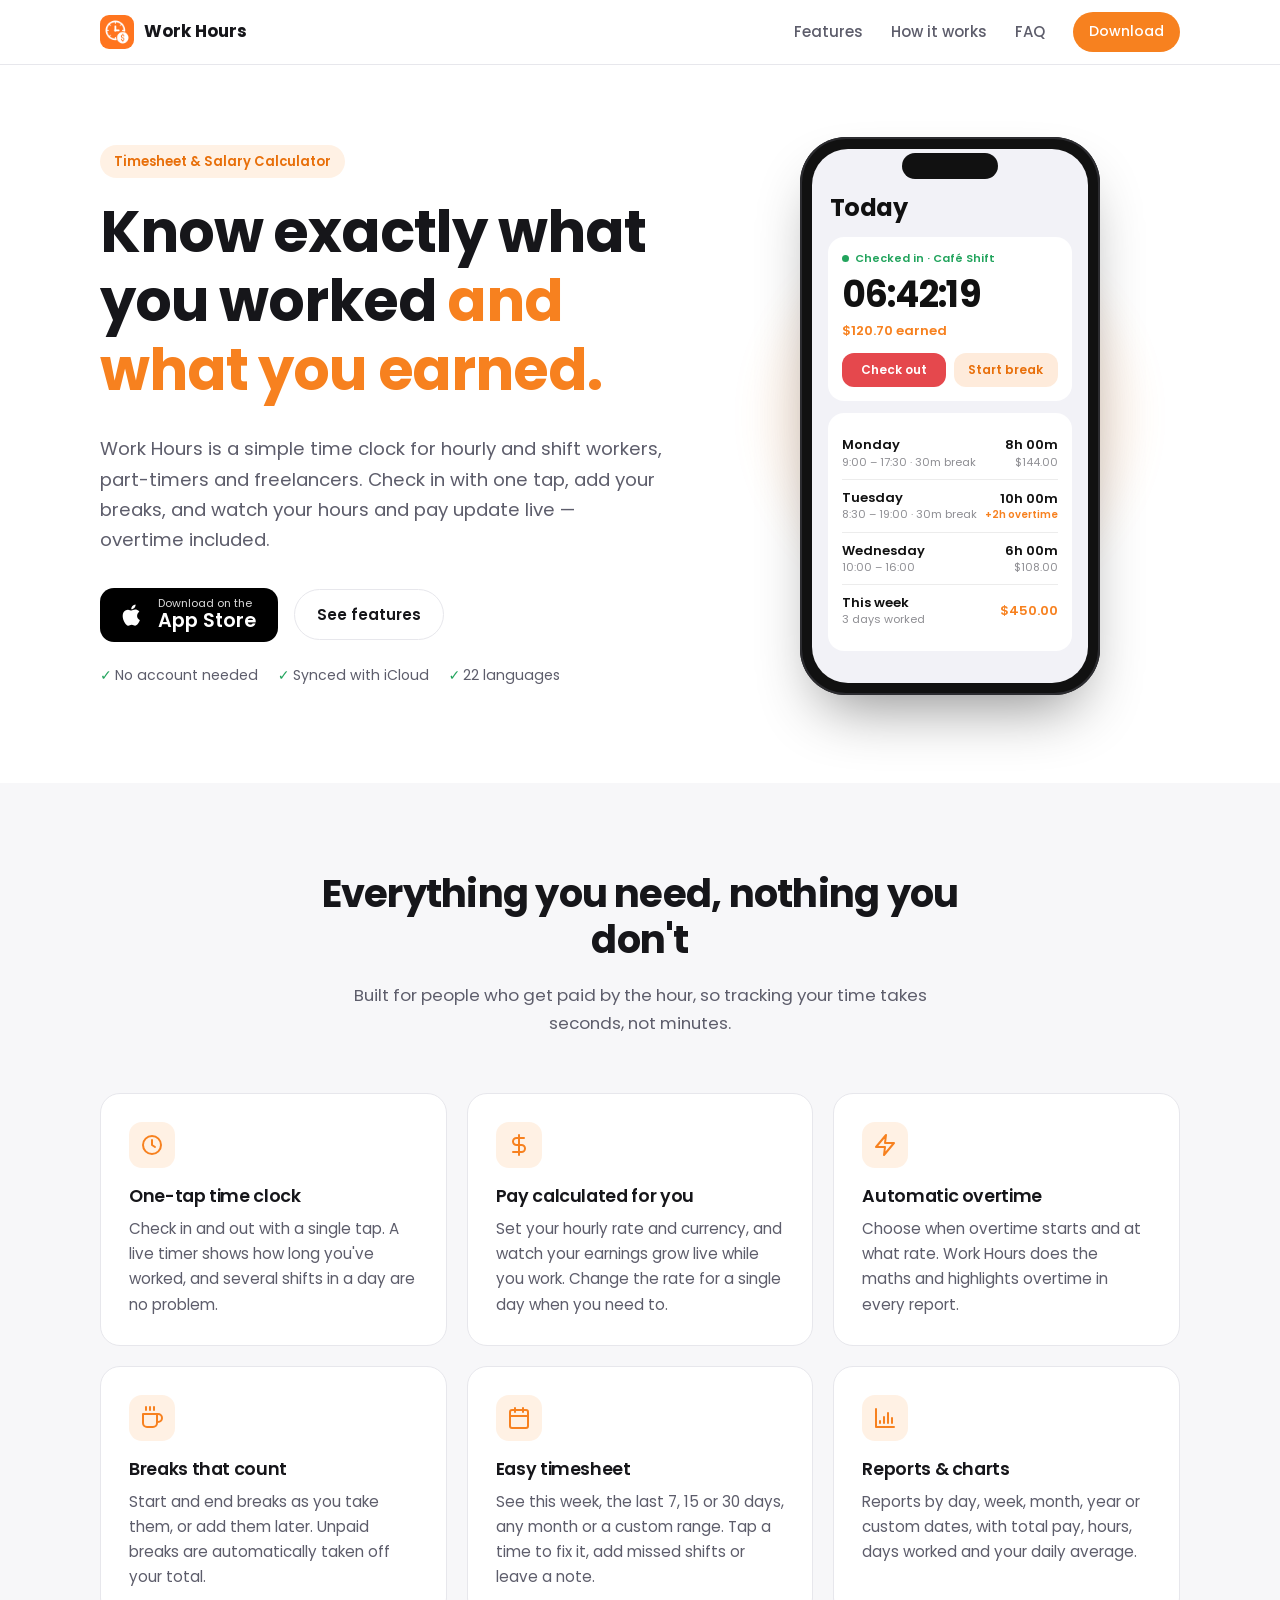
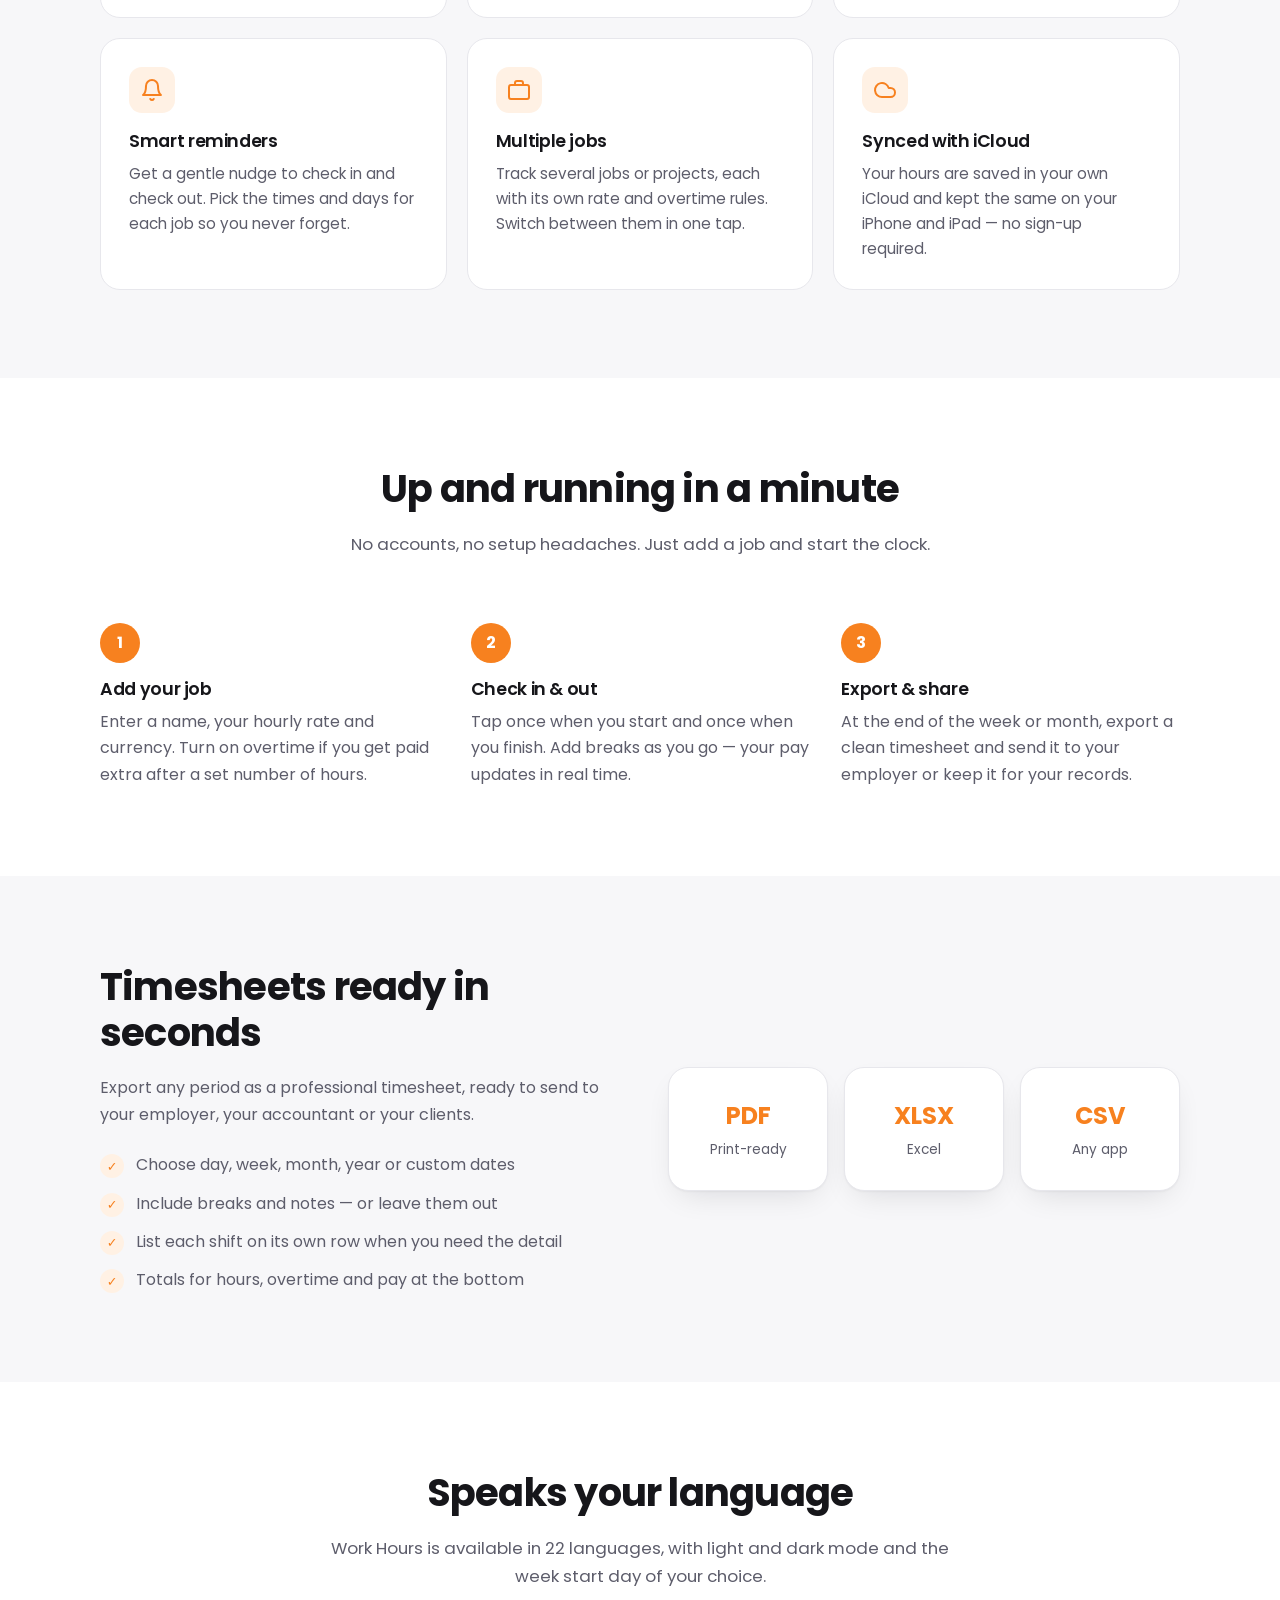
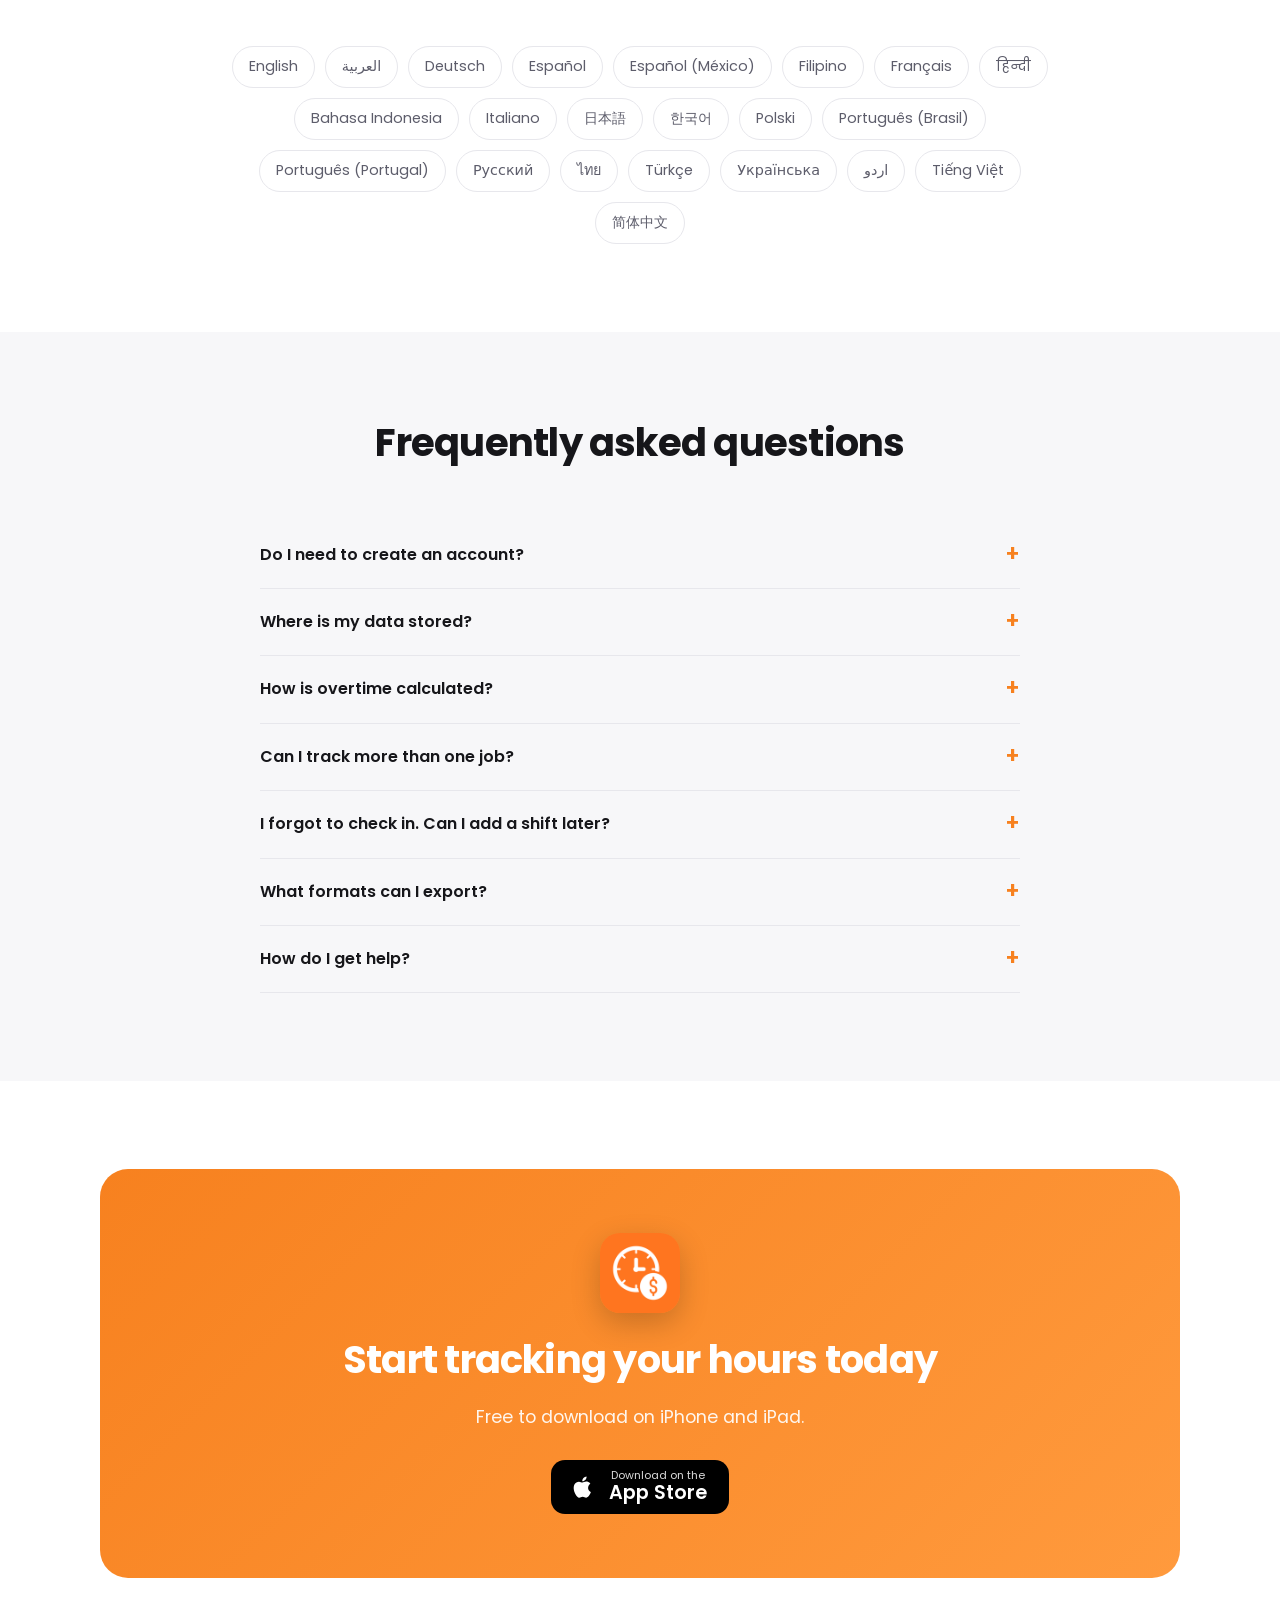
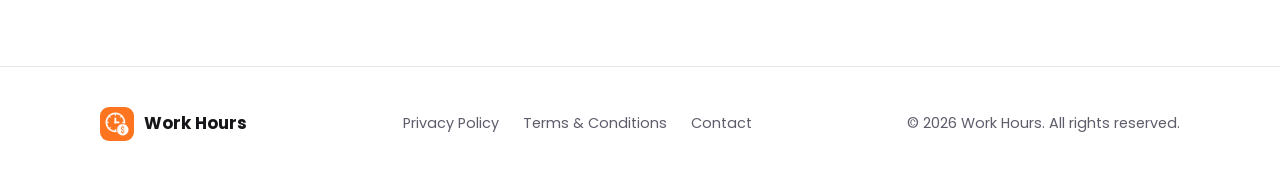
<file: index.html>
<!doctype html>
<html lang="en">
<head>
  <meta charset="utf-8">
  <meta name="viewport" content="width=device-width, initial-scale=1">
  <title>Work Hours – Paid Time Tracker for iPhone &amp; iPad</title>
  <meta name="description" content="Work Hours is a simple time clock and timesheet for hourly and shift workers. Check in with one tap, track breaks and overtime, see your pay live and export timesheets to PDF, Excel or CSV.">
  <meta name="theme-color" content="#f7811f">
  <meta property="og:title" content="Work Hours – Paid Time Tracker">
  <meta property="og:description" content="Check in with one tap, watch your pay grow live and let overtime calculate itself.">
  <meta property="og:image" content="assets/icon-1024.png">
  <meta property="og:type" content="website">
  <link rel="icon" type="image/png" href="assets/favicon.png">
  <link rel="apple-touch-icon" href="assets/apple-touch-icon.png">
  <link rel="preconnect" href="https://fonts.googleapis.com">
  <link rel="preconnect" href="https://fonts.gstatic.com" crossorigin>
  <link href="https://fonts.googleapis.com/css2?family=Poppins:wght@400;500;600;700&display=swap" rel="stylesheet">
  <link rel="stylesheet" href="style.css">
</head>
<body>

<header class="site-header">
  <div class="container nav">
    <a class="brand" href="index.html"><img src="assets/icon.png" alt="">Work Hours</a>
    <nav class="nav-links">
      <a href="#features">Features</a>
      <a href="#how">How it works</a>
      <a href="#faq">FAQ</a>
      <a class="btn btn-sm" href="https://apps.apple.com/app/id6833078923">Download</a>
    </nav>
  </div>
</header>

<main>
  <!-- Hero -->
  <section class="hero">
    <div class="container hero-grid">
      <div>
        <div class="eyebrow">Timesheet &amp; Salary Calculator</div>
        <h1>Know exactly what you worked <span>and what you earned.</span></h1>
        <p class="lead">Work Hours is a simple time clock for hourly and shift workers, part-timers and freelancers. Check in with one tap, add your breaks, and watch your hours and pay update live — overtime included.</p>
        <div class="hero-cta">
          <a class="appstore" href="https://apps.apple.com/app/id6833078923" aria-label="Download on the App Store">
            <svg viewBox="0 0 24 24" aria-hidden="true"><path d="M16.37 12.62c-.02-2.3 1.88-3.4 1.96-3.46-1.07-1.56-2.73-1.77-3.32-1.8-1.41-.14-2.76.83-3.47.83-.72 0-1.82-.81-3-.79-1.54.02-2.96.9-3.76 2.28-1.6 2.78-.41 6.9 1.15 9.16.76 1.1 1.67 2.34 2.86 2.3 1.15-.05 1.58-.74 2.97-.74 1.38 0 1.77.74 2.98.72 1.23-.02 2.01-1.12 2.76-2.23.87-1.28 1.23-2.52 1.25-2.58-.03-.01-2.4-.92-2.42-3.65zM14.1 5.86c.63-.77 1.06-1.83.94-2.89-.91.04-2.02.61-2.67 1.37-.58.67-1.1 1.76-.96 2.8 1.02.08 2.05-.52 2.69-1.28z"/></svg>
            <span><small>Download on the</small><strong>App Store</strong></span>
          </a>
          <a class="btn btn-ghost" href="#features">See features</a>
        </div>
        <div class="hero-note"><span>No account needed</span><span>Synced with iCloud</span><span>22 languages</span></div>
      </div>

      <div class="phone-wrap" aria-hidden="true">
        <div class="phone">
          <div class="screen">
            <div class="notch"></div>
            <div class="screen-body">
              <div class="screen-title">Today</div>
              <div class="card">
                <div class="status">Checked in · Café Shift</div>
                <div class="timer" id="timer">06:42:18</div>
                <div class="pay" id="pay">$121.03 earned</div>
                <div class="mock-btns"><span class="out">Check out</span><span class="brk">Start break</span></div>
              </div>
              <div class="card">
                <div class="row"><div><b>Monday</b><div class="sub">9:00 – 17:30 · 30m break</div></div><div class="amt"><b>8h 00m</b><div class="sub">$144.00</div></div></div>
                <div class="row"><div><b>Tuesday</b><div class="sub">8:30 – 19:00 · 30m break</div></div><div class="amt"><b>10h 00m</b><div class="ot">+2h overtime</div></div></div>
                <div class="row"><div><b>Wednesday</b><div class="sub">10:00 – 16:00</div></div><div class="amt"><b>6h 00m</b><div class="sub">$108.00</div></div></div>
                <div class="row"><div><b>This week</b><div class="sub">3 days worked</div></div><div class="amt"><b class="pay">$450.00</b></div></div>
              </div>
            </div>
          </div>
        </div>
      </div>
    </div>
  </section>

  <!-- Features -->
  <section id="features" class="section-alt">
    <div class="container">
      <div class="section-head">
        <h2>Everything you need, nothing you don't</h2>
        <p>Built for people who get paid by the hour, so tracking your time takes seconds, not minutes.</p>
      </div>
      <div class="features">
        <div class="feature">
          <div class="icon"><svg viewBox="0 0 24 24"><circle cx="12" cy="12" r="9"/><path d="M12 7v5l3 2"/></svg></div>
          <h3>One-tap time clock</h3>
          <p>Check in and out with a single tap. A live timer shows how long you've worked, and several shifts in a day are no problem.</p>
        </div>
        <div class="feature">
          <div class="icon"><svg viewBox="0 0 24 24"><path d="M12 2v20M17 5H9.5a3.5 3.5 0 0 0 0 7h5a3.5 3.5 0 0 1 0 7H6"/></svg></div>
          <h3>Pay calculated for you</h3>
          <p>Set your hourly rate and currency, and watch your earnings grow live while you work. Change the rate for a single day when you need to.</p>
        </div>
        <div class="feature">
          <div class="icon"><svg viewBox="0 0 24 24"><path d="M13 2 3 14h9l-1 8 10-12h-9l1-8z"/></svg></div>
          <h3>Automatic overtime</h3>
          <p>Choose when overtime starts and at what rate. Work Hours does the maths and highlights overtime in every report.</p>
        </div>
        <div class="feature">
          <div class="icon"><svg viewBox="0 0 24 24"><path d="M17 8h1a4 4 0 0 1 0 8h-1M3 8h14v9a4 4 0 0 1-4 4H7a4 4 0 0 1-4-4V8zM6 1v3M10 1v3M14 1v3"/></svg></div>
          <h3>Breaks that count</h3>
          <p>Start and end breaks as you take them, or add them later. Unpaid breaks are automatically taken off your total.</p>
        </div>
        <div class="feature">
          <div class="icon"><svg viewBox="0 0 24 24"><rect x="3" y="4" width="18" height="18" rx="2"/><path d="M16 2v4M8 2v4M3 10h18"/></svg></div>
          <h3>Easy timesheet</h3>
          <p>See this week, the last 7, 15 or 30 days, any month or a custom range. Tap a time to fix it, add missed shifts or leave a note.</p>
        </div>
        <div class="feature">
          <div class="icon"><svg viewBox="0 0 24 24"><path d="M3 3v18h18"/><path d="M7 15v2M11 11v6M15 7v10M19 12v5"/></svg></div>
          <h3>Reports &amp; charts</h3>
          <p>Reports by day, week, month, year or custom dates, with total pay, hours, days worked and your daily average.</p>
        </div>
        <div class="feature">
          <div class="icon"><svg viewBox="0 0 24 24"><path d="M6 8a6 6 0 0 1 12 0c0 7 3 9 3 9H3s3-2 3-9M10.3 21a1.94 1.94 0 0 0 3.4 0"/></svg></div>
          <h3>Smart reminders</h3>
          <p>Get a gentle nudge to check in and check out. Pick the times and days for each job so you never forget.</p>
        </div>
        <div class="feature">
          <div class="icon"><svg viewBox="0 0 24 24"><rect x="2" y="7" width="20" height="14" rx="2"/><path d="M16 7V5a2 2 0 0 0-2-2h-4a2 2 0 0 0-2 2v2"/></svg></div>
          <h3>Multiple jobs</h3>
          <p>Track several jobs or projects, each with its own rate and overtime rules. Switch between them in one tap.</p>
        </div>
        <div class="feature">
          <div class="icon"><svg viewBox="0 0 24 24"><path d="M17.5 19H9a7 7 0 1 1 6.71-9h1.79a4.5 4.5 0 1 1 0 9z"/></svg></div>
          <h3>Synced with iCloud</h3>
          <p>Your hours are saved in your own iCloud and kept the same on your iPhone and iPad — no sign-up required.</p>
        </div>
      </div>
    </div>
  </section>

  <!-- How it works -->
  <section id="how">
    <div class="container">
      <div class="section-head">
        <h2>Up and running in a minute</h2>
        <p>No accounts, no setup headaches. Just add a job and start the clock.</p>
      </div>
      <div class="steps">
        <div class="step">
          <h3>Add your job</h3>
          <p>Enter a name, your hourly rate and currency. Turn on overtime if you get paid extra after a set number of hours.</p>
        </div>
        <div class="step">
          <h3>Check in &amp; out</h3>
          <p>Tap once when you start and once when you finish. Add breaks as you go — your pay updates in real time.</p>
        </div>
        <div class="step">
          <h3>Export &amp; share</h3>
          <p>At the end of the week or month, export a clean timesheet and send it to your employer or keep it for your records.</p>
        </div>
      </div>
    </div>
  </section>

  <!-- Export -->
  <section class="section-alt">
    <div class="container split">
      <div>
        <h2>Timesheets ready in seconds</h2>
        <p style="color: var(--muted)">Export any period as a professional timesheet, ready to send to your employer, your accountant or your clients.</p>
        <ul class="checklist">
          <li>Choose day, week, month, year or custom dates</li>
          <li>Include breaks and notes — or leave them out</li>
          <li>List each shift on its own row when you need the detail</li>
          <li>Totals for hours, overtime and pay at the bottom</li>
        </ul>
      </div>
      <div class="formats">
        <div class="format"><b>PDF</b><span>Print-ready</span></div>
        <div class="format"><b>XLSX</b><span>Excel</span></div>
        <div class="format"><b>CSV</b><span>Any app</span></div>
      </div>
    </div>
  </section>

  <!-- Languages -->
  <section>
    <div class="container">
      <div class="section-head">
        <h2>Speaks your language</h2>
        <p>Work Hours is available in 22 languages, with light and dark mode and the week start day of your choice.</p>
      </div>
      <div class="langs">
        <span>English</span><span>العربية</span><span>Deutsch</span><span>Español</span><span>Español (México)</span>
        <span>Filipino</span><span>Français</span><span>हिन्दी</span><span>Bahasa Indonesia</span><span>Italiano</span>
        <span>日本語</span><span>한국어</span><span>Polski</span><span>Português (Brasil)</span><span>Português (Portugal)</span>
        <span>Русский</span><span>ไทย</span><span>Türkçe</span><span>Українська</span><span>اردو</span><span>Tiếng Việt</span><span>简体中文</span>
      </div>
    </div>
  </section>

  <!-- FAQ -->
  <section id="faq" class="section-alt">
    <div class="container">
      <div class="section-head">
        <h2>Frequently asked questions</h2>
      </div>
      <div class="faq">
        <details>
          <summary>Do I need to create an account?</summary>
          <p>No. Work Hours works straight away without any sign-up. Your hours are stored on your device and synced through your own iCloud account.</p>
        </details>
        <details>
          <summary>Where is my data stored?</summary>
          <p>Your jobs, shifts, breaks and notes are saved on your device and in your personal iCloud, so they stay in sync between your iPhone and iPad. We don't keep a copy of your timesheets on our servers.</p>
        </details>
        <details>
          <summary>How is overtime calculated?</summary>
          <p>For each job you choose how many hours a day are paid at your normal rate. Any time worked beyond that is paid at the overtime rate you set, and it's shown separately in your timesheet and reports.</p>
        </details>
        <details>
          <summary>Can I track more than one job?</summary>
          <p>Yes. Add as many jobs or projects as you like, each with its own hourly rate, currency and overtime rules, and switch between them in one tap.</p>
        </details>
        <details>
          <summary>I forgot to check in. Can I add a shift later?</summary>
          <p>Of course. Open any day to add a shift or break, or tap an existing time to correct it. Your hours and pay are recalculated instantly.</p>
        </details>
        <details>
          <summary>What formats can I export?</summary>
          <p>You can export timesheets as PDF, Excel (XLSX) or CSV, and choose whether to include breaks, notes and individual shift rows.</p>
        </details>
        <details>
          <summary>How do I get help?</summary>
          <p>Email us at <a href="mailto:support@replykitapp.com?subject=Work%20Hours%20support">support@replykitapp.com</a> or use Contact Us in the app's Settings. We're happy to help.</p>
        </details>
      </div>
    </div>
  </section>

  <!-- CTA -->
  <section>
    <div class="container">
      <div class="cta">
        <img src="assets/icon.png" alt="Work Hours app icon">
        <h2>Start tracking your hours today</h2>
        <p>Free to download on iPhone and iPad.</p>
        <a class="appstore" href="https://apps.apple.com/app/id6833078923" aria-label="Download on the App Store">
          <svg viewBox="0 0 24 24" aria-hidden="true"><path d="M16.37 12.62c-.02-2.3 1.88-3.4 1.96-3.46-1.07-1.56-2.73-1.77-3.32-1.8-1.41-.14-2.76.83-3.47.83-.72 0-1.82-.81-3-.79-1.54.02-2.96.9-3.76 2.28-1.6 2.78-.41 6.9 1.15 9.16.76 1.1 1.67 2.34 2.86 2.3 1.15-.05 1.58-.74 2.97-.74 1.38 0 1.77.74 2.98.72 1.23-.02 2.01-1.12 2.76-2.23.87-1.28 1.23-2.52 1.25-2.58-.03-.01-2.4-.92-2.42-3.65zM14.1 5.86c.63-.77 1.06-1.83.94-2.89-.91.04-2.02.61-2.67 1.37-.58.67-1.1 1.76-.96 2.8 1.02.08 2.05-.52 2.69-1.28z"/></svg>
          <span><small>Download on the</small><strong>App Store</strong></span>
        </a>
      </div>
    </div>
  </section>
</main>

<footer class="site-footer">
  <div class="container footer-grid">
    <a class="brand" href="index.html"><img src="assets/icon.png" alt="">Work Hours</a>
    <nav class="footer-links">
      <a href="privacy.html">Privacy Policy</a>
      <a href="terms.html">Terms &amp; Conditions</a>
      <a href="mailto:support@replykitapp.com?subject=Work%20Hours%20support">Contact</a>
    </nav>
    <div>© <span class="year">2026</span> Work Hours. All rights reserved.</div>
  </div>
</footer>

<script>
  // Live timer and pay in the phone mockup
  (function () {
    var start = Date.now() - (6 * 3600 + 42 * 60 + 18) * 1000;
    var rate = 18;
    var timer = document.getElementById('timer');
    var pay = document.getElementById('pay');
    function pad(n) { return String(n).padStart(2, '0'); }
    function tick() {
      var s = Math.floor((Date.now() - start) / 1000);
      timer.textContent = pad(Math.floor(s / 3600)) + ':' + pad(Math.floor(s / 60) % 60) + ':' + pad(s % 60);
      pay.textContent = '$' + (s / 3600 * rate).toFixed(2) + ' earned';
    }
    tick();
    setInterval(tick, 1000);
    document.querySelectorAll('.year').forEach(function (el) { el.textContent = new Date().getFullYear(); });
  })();
</script>
</body>
</html>
</file>
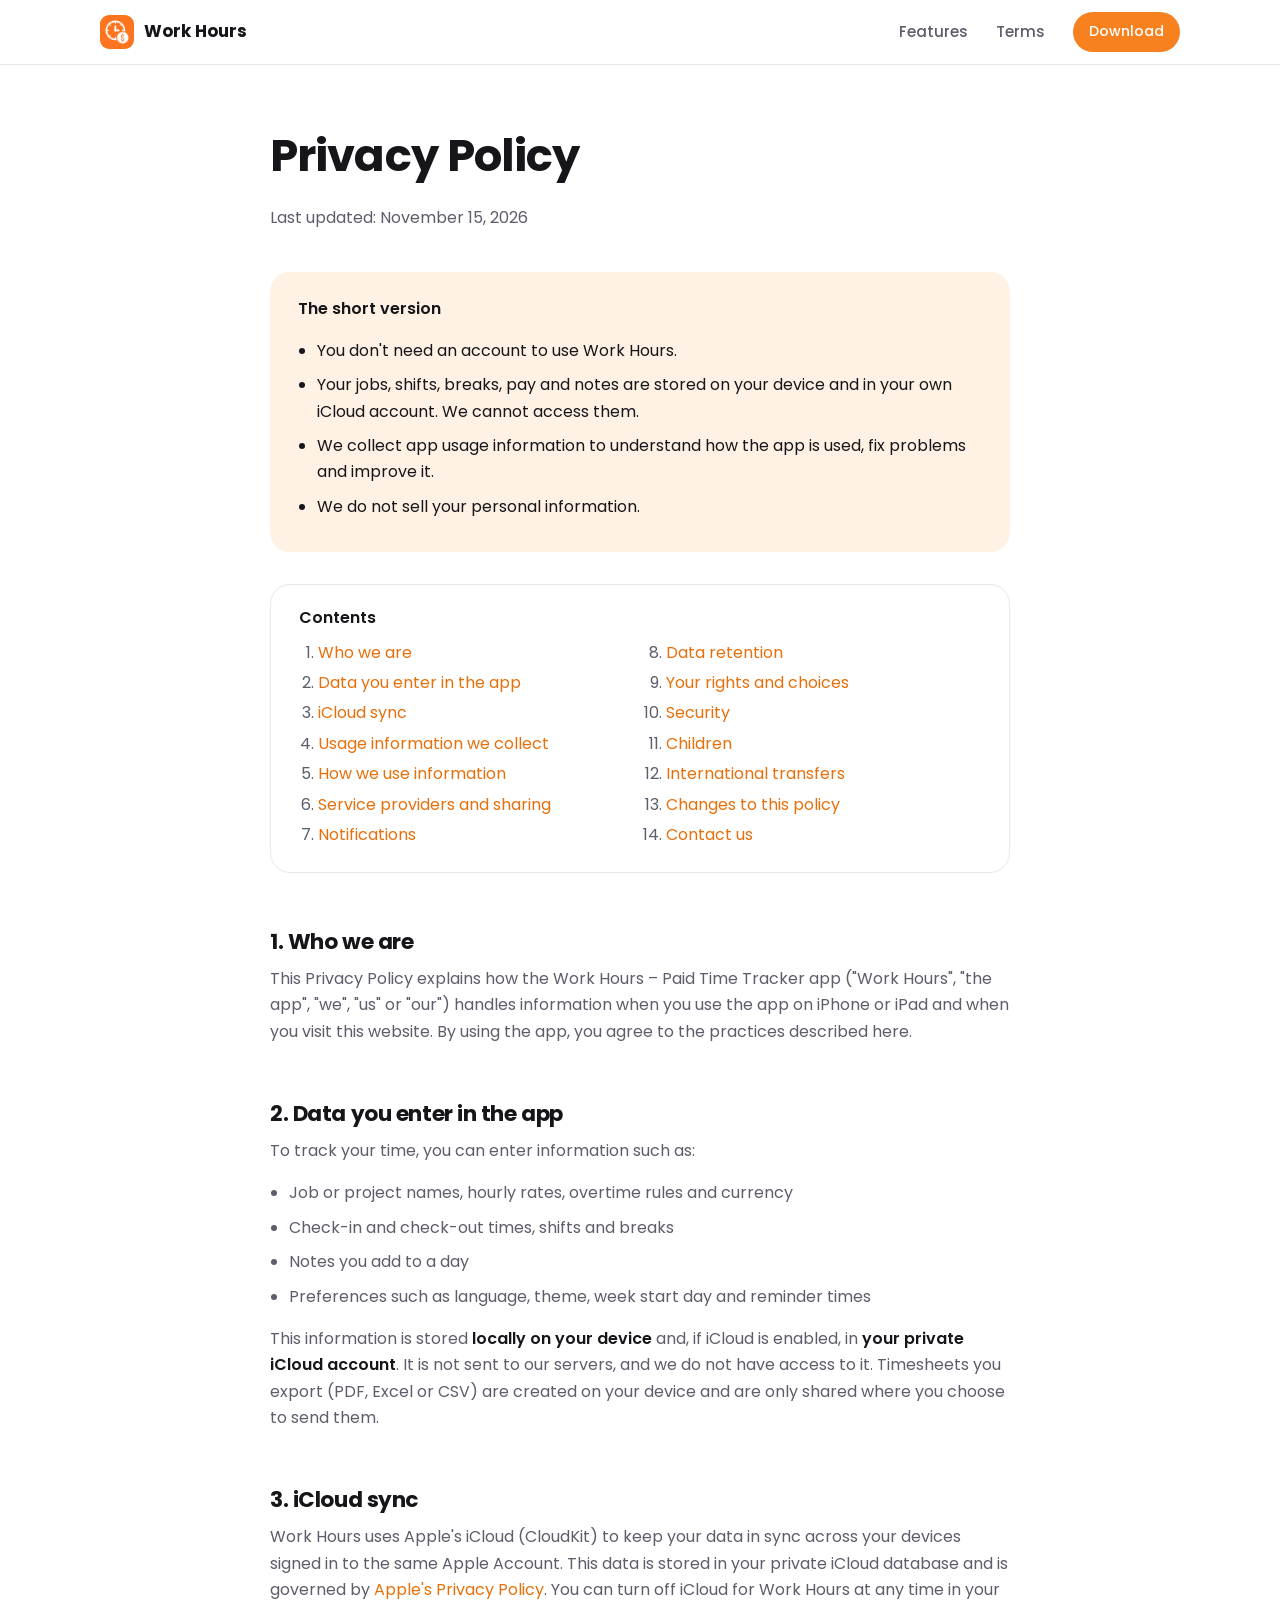
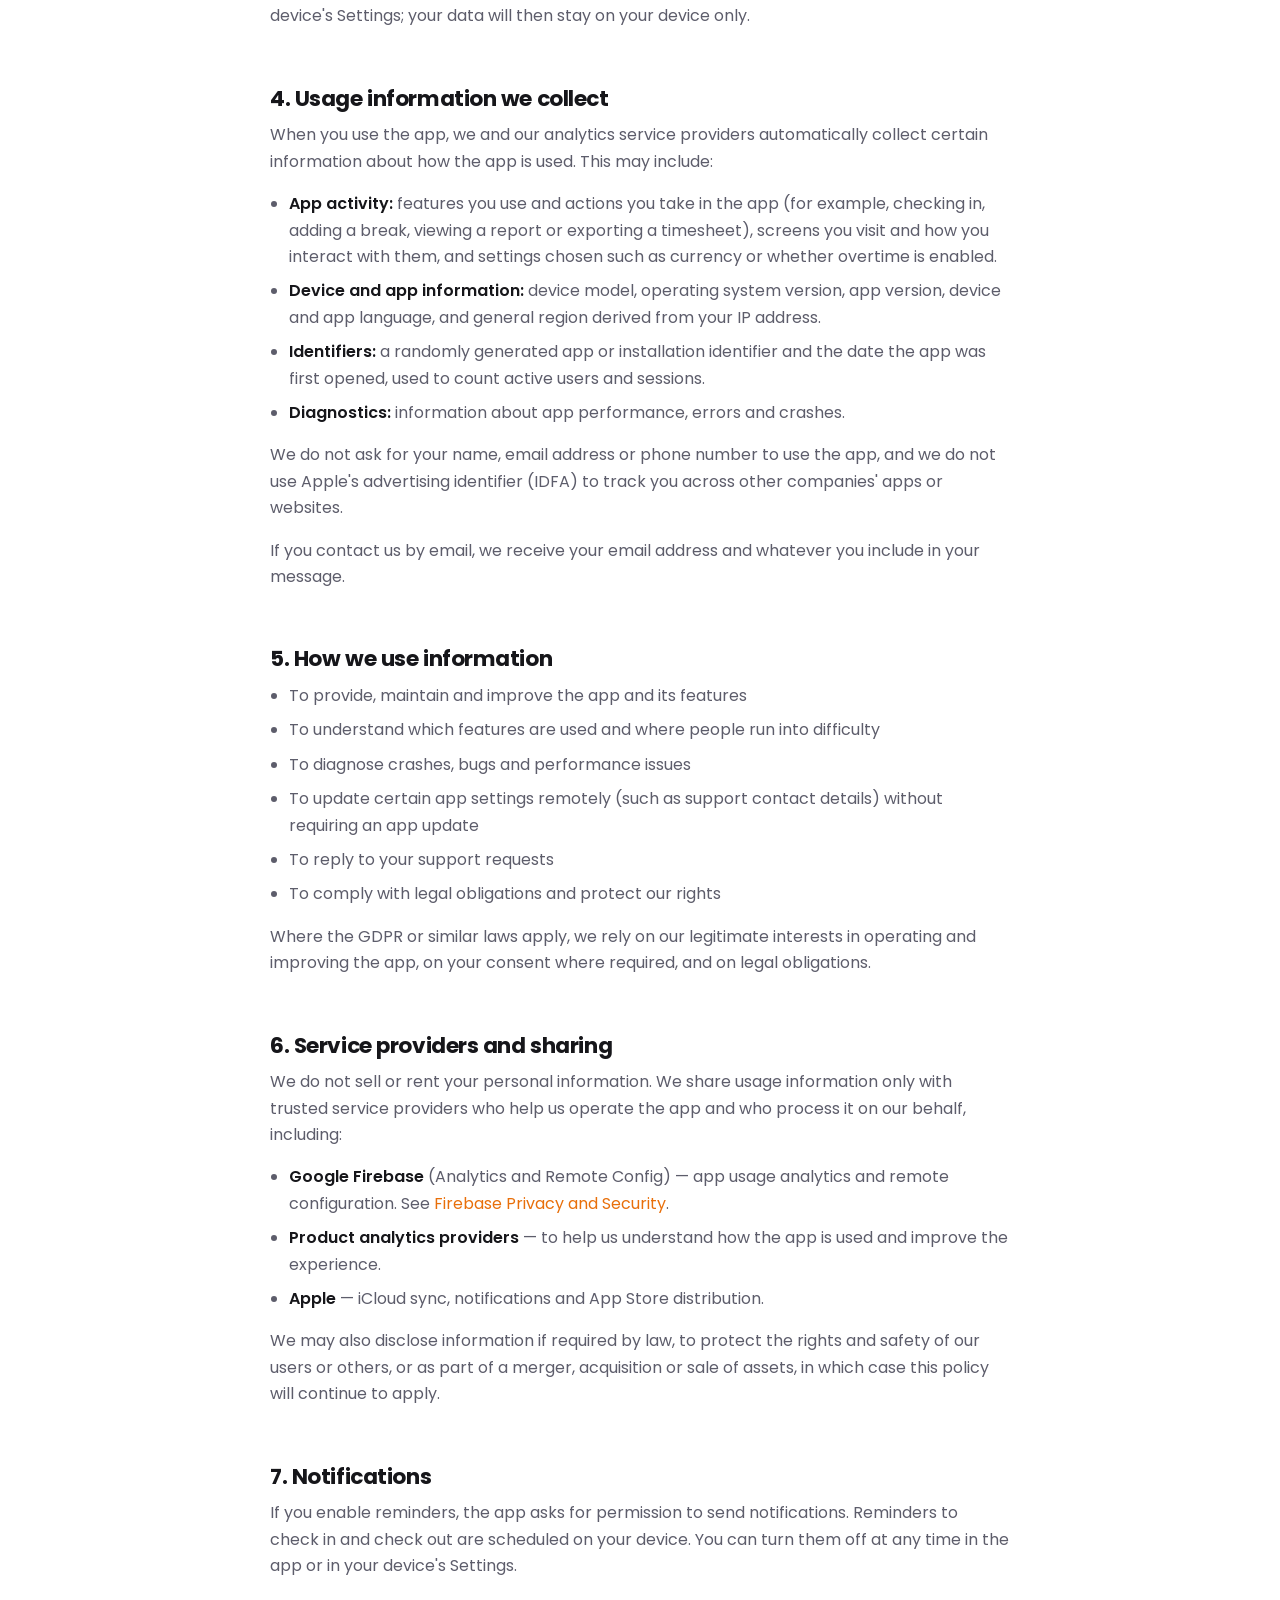
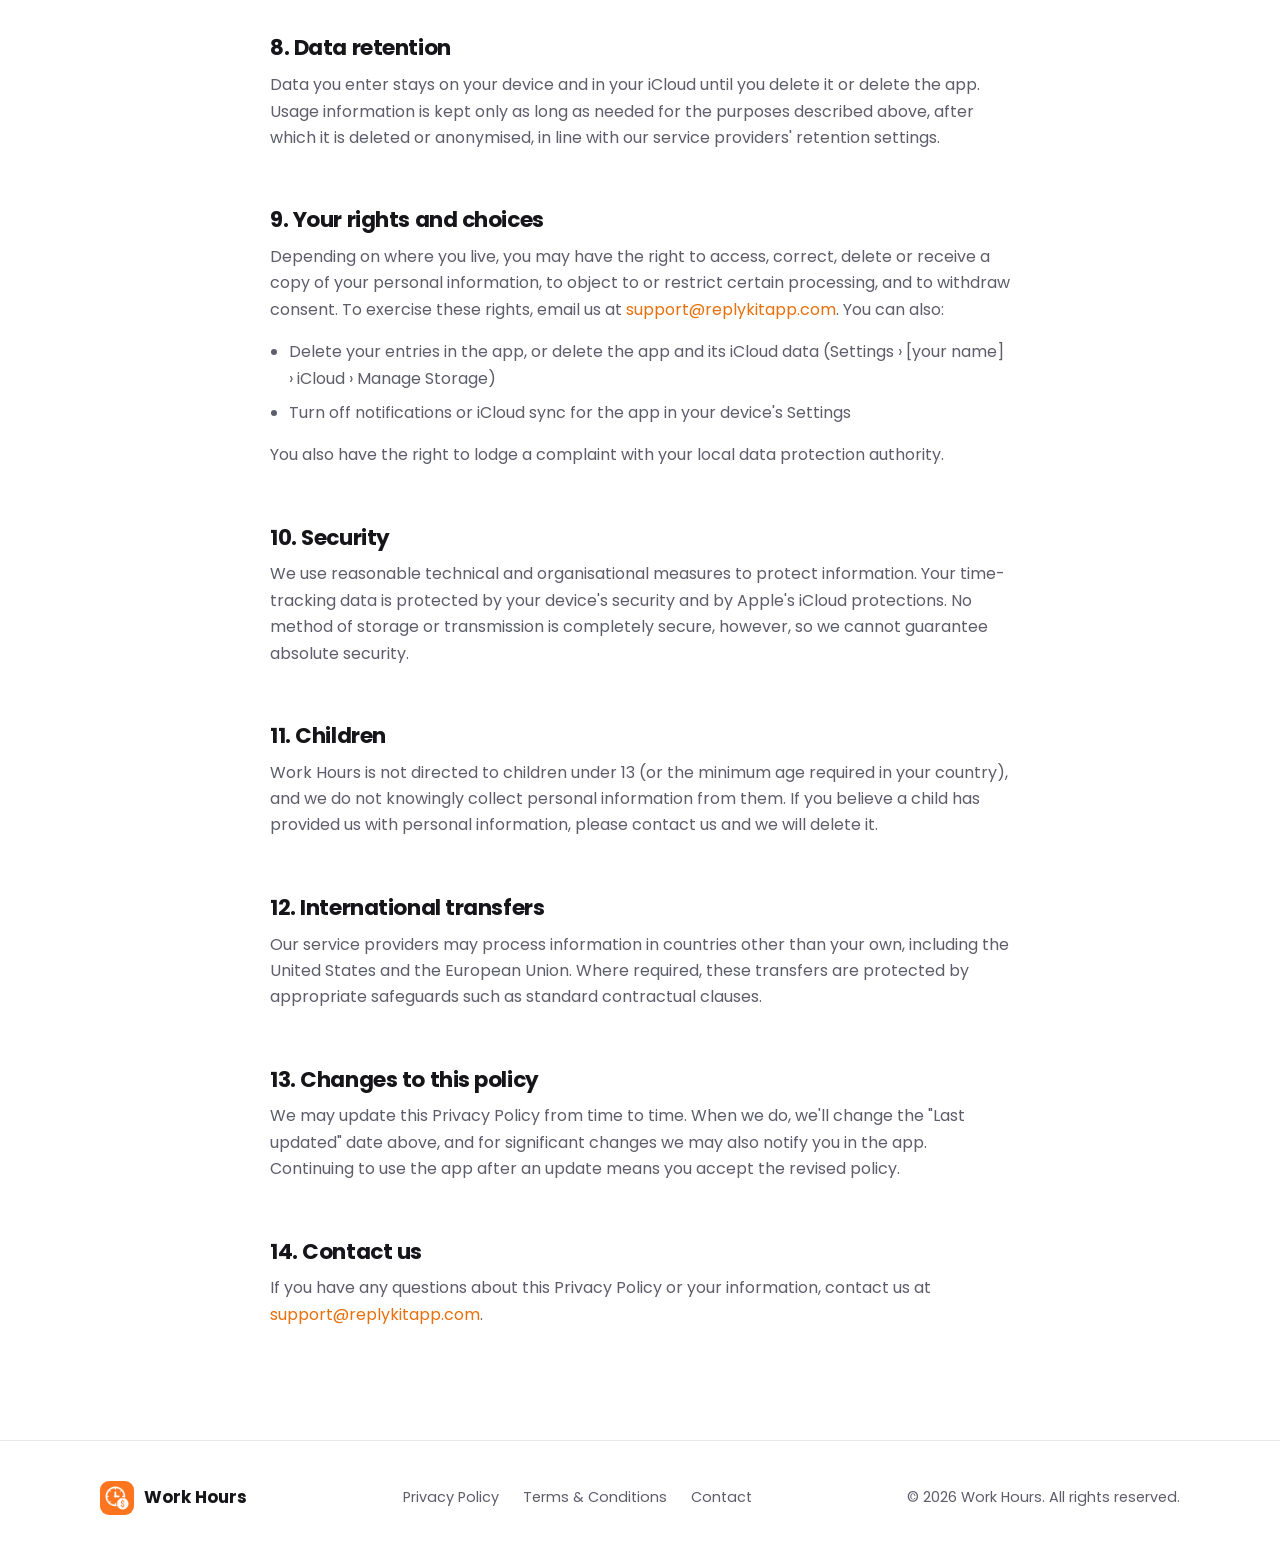
<file: privacy.html>
<!doctype html>
<html lang="en">
<head>
  <meta charset="utf-8">
  <meta name="viewport" content="width=device-width, initial-scale=1">
  <title>Privacy Policy – Work Hours</title>
  <meta name="description" content="How Work Hours collects, uses and protects your information.">
  <meta name="theme-color" content="#f7811f">
  <link rel="icon" type="image/png" href="assets/favicon.png">
  <link rel="apple-touch-icon" href="assets/apple-touch-icon.png">
  <link rel="preconnect" href="https://fonts.googleapis.com">
  <link rel="preconnect" href="https://fonts.gstatic.com" crossorigin>
  <link href="https://fonts.googleapis.com/css2?family=Poppins:wght@400;500;600;700&display=swap" rel="stylesheet">
  <link rel="stylesheet" href="style.css">
</head>
<body>

<header class="site-header">
  <div class="container nav">
    <a class="brand" href="index.html"><img src="assets/icon.png" alt="">Work Hours</a>
    <nav class="nav-links">
      <a href="index.html#features">Features</a>
      <a href="terms.html">Terms</a>
      <a class="btn btn-sm" href="https://apps.apple.com/app/id6833078923">Download</a>
    </nav>
  </div>
</header>

<main class="legal">
  <div class="container">
    <h1>Privacy Policy</h1>
    <p class="updated">Last updated: November 15, 2026</p>

    <div class="summary">
      <p><strong>The short version</strong></p>
      <ul>
        <li>You don't need an account to use Work Hours.</li>
        <li>Your jobs, shifts, breaks, pay and notes are stored on your device and in your own iCloud account. We cannot access them.</li>
        <li>We collect app usage information to understand how the app is used, fix problems and improve it.</li>
        <li>We do not sell your personal information.</li>
      </ul>
    </div>

    <nav class="toc">
      <strong>Contents</strong>
      <ol>
        <li><a href="#who">Who we are</a></li>
        <li><a href="#data-you-enter">Data you enter in the app</a></li>
        <li><a href="#icloud">iCloud sync</a></li>
        <li><a href="#usage">Usage information we collect</a></li>
        <li><a href="#use">How we use information</a></li>
        <li><a href="#sharing">Service providers and sharing</a></li>
        <li><a href="#notifications">Notifications</a></li>
        <li><a href="#retention">Data retention</a></li>
        <li><a href="#rights">Your rights and choices</a></li>
        <li><a href="#security">Security</a></li>
        <li><a href="#children">Children</a></li>
        <li><a href="#transfers">International transfers</a></li>
        <li><a href="#changes">Changes to this policy</a></li>
        <li><a href="#contact">Contact us</a></li>
      </ol>
    </nav>

    <h2 id="who">1. Who we are</h2>
    <p>This Privacy Policy explains how the Work Hours – Paid Time Tracker app ("Work Hours", "the app", "we", "us" or "our") handles information when you use the app on iPhone or iPad and when you visit this website. By using the app, you agree to the practices described here.</p>

    <h2 id="data-you-enter">2. Data you enter in the app</h2>
    <p>To track your time, you can enter information such as:</p>
    <ul>
      <li>Job or project names, hourly rates, overtime rules and currency</li>
      <li>Check-in and check-out times, shifts and breaks</li>
      <li>Notes you add to a day</li>
      <li>Preferences such as language, theme, week start day and reminder times</li>
    </ul>
    <p>This information is stored <strong>locally on your device</strong> and, if iCloud is enabled, in <strong>your private iCloud account</strong>. It is not sent to our servers, and we do not have access to it. Timesheets you export (PDF, Excel or CSV) are created on your device and are only shared where you choose to send them.</p>

    <h2 id="icloud">3. iCloud sync</h2>
    <p>Work Hours uses Apple's iCloud (CloudKit) to keep your data in sync across your devices signed in to the same Apple Account. This data is stored in your private iCloud database and is governed by <a href="https://www.apple.com/legal/privacy/" target="_blank" rel="noopener">Apple's Privacy Policy</a>. You can turn off iCloud for Work Hours at any time in your device's Settings; your data will then stay on your device only.</p>

    <h2 id="usage">4. Usage information we collect</h2>
    <p>When you use the app, we and our analytics service providers automatically collect certain information about how the app is used. This may include:</p>
    <ul>
      <li><strong>App activity:</strong> features you use and actions you take in the app (for example, checking in, adding a break, viewing a report or exporting a timesheet), screens you visit and how you interact with them, and settings chosen such as currency or whether overtime is enabled.</li>
      <li><strong>Device and app information:</strong> device model, operating system version, app version, device and app language, and general region derived from your IP address.</li>
      <li><strong>Identifiers:</strong> a randomly generated app or installation identifier and the date the app was first opened, used to count active users and sessions.</li>
      <li><strong>Diagnostics:</strong> information about app performance, errors and crashes.</li>
    </ul>
    <p>We do not ask for your name, email address or phone number to use the app, and we do not use Apple's advertising identifier (IDFA) to track you across other companies' apps or websites.</p>
    <p>If you contact us by email, we receive your email address and whatever you include in your message.</p>

    <h2 id="use">5. How we use information</h2>
    <ul>
      <li>To provide, maintain and improve the app and its features</li>
      <li>To understand which features are used and where people run into difficulty</li>
      <li>To diagnose crashes, bugs and performance issues</li>
      <li>To update certain app settings remotely (such as support contact details) without requiring an app update</li>
      <li>To reply to your support requests</li>
      <li>To comply with legal obligations and protect our rights</li>
    </ul>
    <p>Where the GDPR or similar laws apply, we rely on our legitimate interests in operating and improving the app, on your consent where required, and on legal obligations.</p>

    <h2 id="sharing">6. Service providers and sharing</h2>
    <p>We do not sell or rent your personal information. We share usage information only with trusted service providers who help us operate the app and who process it on our behalf, including:</p>
    <ul>
      <li><strong>Google Firebase</strong> (Analytics and Remote Config) — app usage analytics and remote configuration. See <a href="https://firebase.google.com/support/privacy" target="_blank" rel="noopener">Firebase Privacy and Security</a>.</li>
      <li><strong>Product analytics providers</strong> — to help us understand how the app is used and improve the experience.</li>
      <li><strong>Apple</strong> — iCloud sync, notifications and App Store distribution.</li>
    </ul>
    <p>We may also disclose information if required by law, to protect the rights and safety of our users or others, or as part of a merger, acquisition or sale of assets, in which case this policy will continue to apply.</p>

    <h2 id="notifications">7. Notifications</h2>
    <p>If you enable reminders, the app asks for permission to send notifications. Reminders to check in and check out are scheduled on your device. You can turn them off at any time in the app or in your device's Settings.</p>

    <h2 id="retention">8. Data retention</h2>
    <p>Data you enter stays on your device and in your iCloud until you delete it or delete the app. Usage information is kept only as long as needed for the purposes described above, after which it is deleted or anonymised, in line with our service providers' retention settings.</p>

    <h2 id="rights">9. Your rights and choices</h2>
    <p>Depending on where you live, you may have the right to access, correct, delete or receive a copy of your personal information, to object to or restrict certain processing, and to withdraw consent. To exercise these rights, email us at <a href="mailto:support@replykitapp.com?subject=Work%20Hours%20privacy%20request">support@replykitapp.com</a>. You can also:</p>
    <ul>
      <li>Delete your entries in the app, or delete the app and its iCloud data (Settings › [your name] › iCloud › Manage Storage)</li>
      <li>Turn off notifications or iCloud sync for the app in your device's Settings</li>
    </ul>
    <p>You also have the right to lodge a complaint with your local data protection authority.</p>

    <h2 id="security">10. Security</h2>
    <p>We use reasonable technical and organisational measures to protect information. Your time-tracking data is protected by your device's security and by Apple's iCloud protections. No method of storage or transmission is completely secure, however, so we cannot guarantee absolute security.</p>

    <h2 id="children">11. Children</h2>
    <p>Work Hours is not directed to children under 13 (or the minimum age required in your country), and we do not knowingly collect personal information from them. If you believe a child has provided us with personal information, please contact us and we will delete it.</p>

    <h2 id="transfers">12. International transfers</h2>
    <p>Our service providers may process information in countries other than your own, including the United States and the European Union. Where required, these transfers are protected by appropriate safeguards such as standard contractual clauses.</p>

    <h2 id="changes">13. Changes to this policy</h2>
    <p>We may update this Privacy Policy from time to time. When we do, we'll change the "Last updated" date above, and for significant changes we may also notify you in the app. Continuing to use the app after an update means you accept the revised policy.</p>

    <h2 id="contact">14. Contact us</h2>
    <p>If you have any questions about this Privacy Policy or your information, contact us at <a href="mailto:support@replykitapp.com?subject=Work%20Hours%20privacy">support@replykitapp.com</a>.</p>
  </div>
</main>

<footer class="site-footer">
  <div class="container footer-grid">
    <a class="brand" href="index.html"><img src="assets/icon.png" alt="">Work Hours</a>
    <nav class="footer-links">
      <a href="privacy.html">Privacy Policy</a>
      <a href="terms.html">Terms &amp; Conditions</a>
      <a href="mailto:support@replykitapp.com?subject=Work%20Hours%20support">Contact</a>
    </nav>
    <div>© <span class="year">2026</span> Work Hours. All rights reserved.</div>
  </div>
</footer>
<script>document.querySelectorAll('.year').forEach(function (el) { el.textContent = new Date().getFullYear(); });</script>
</body>
</html>
</file>
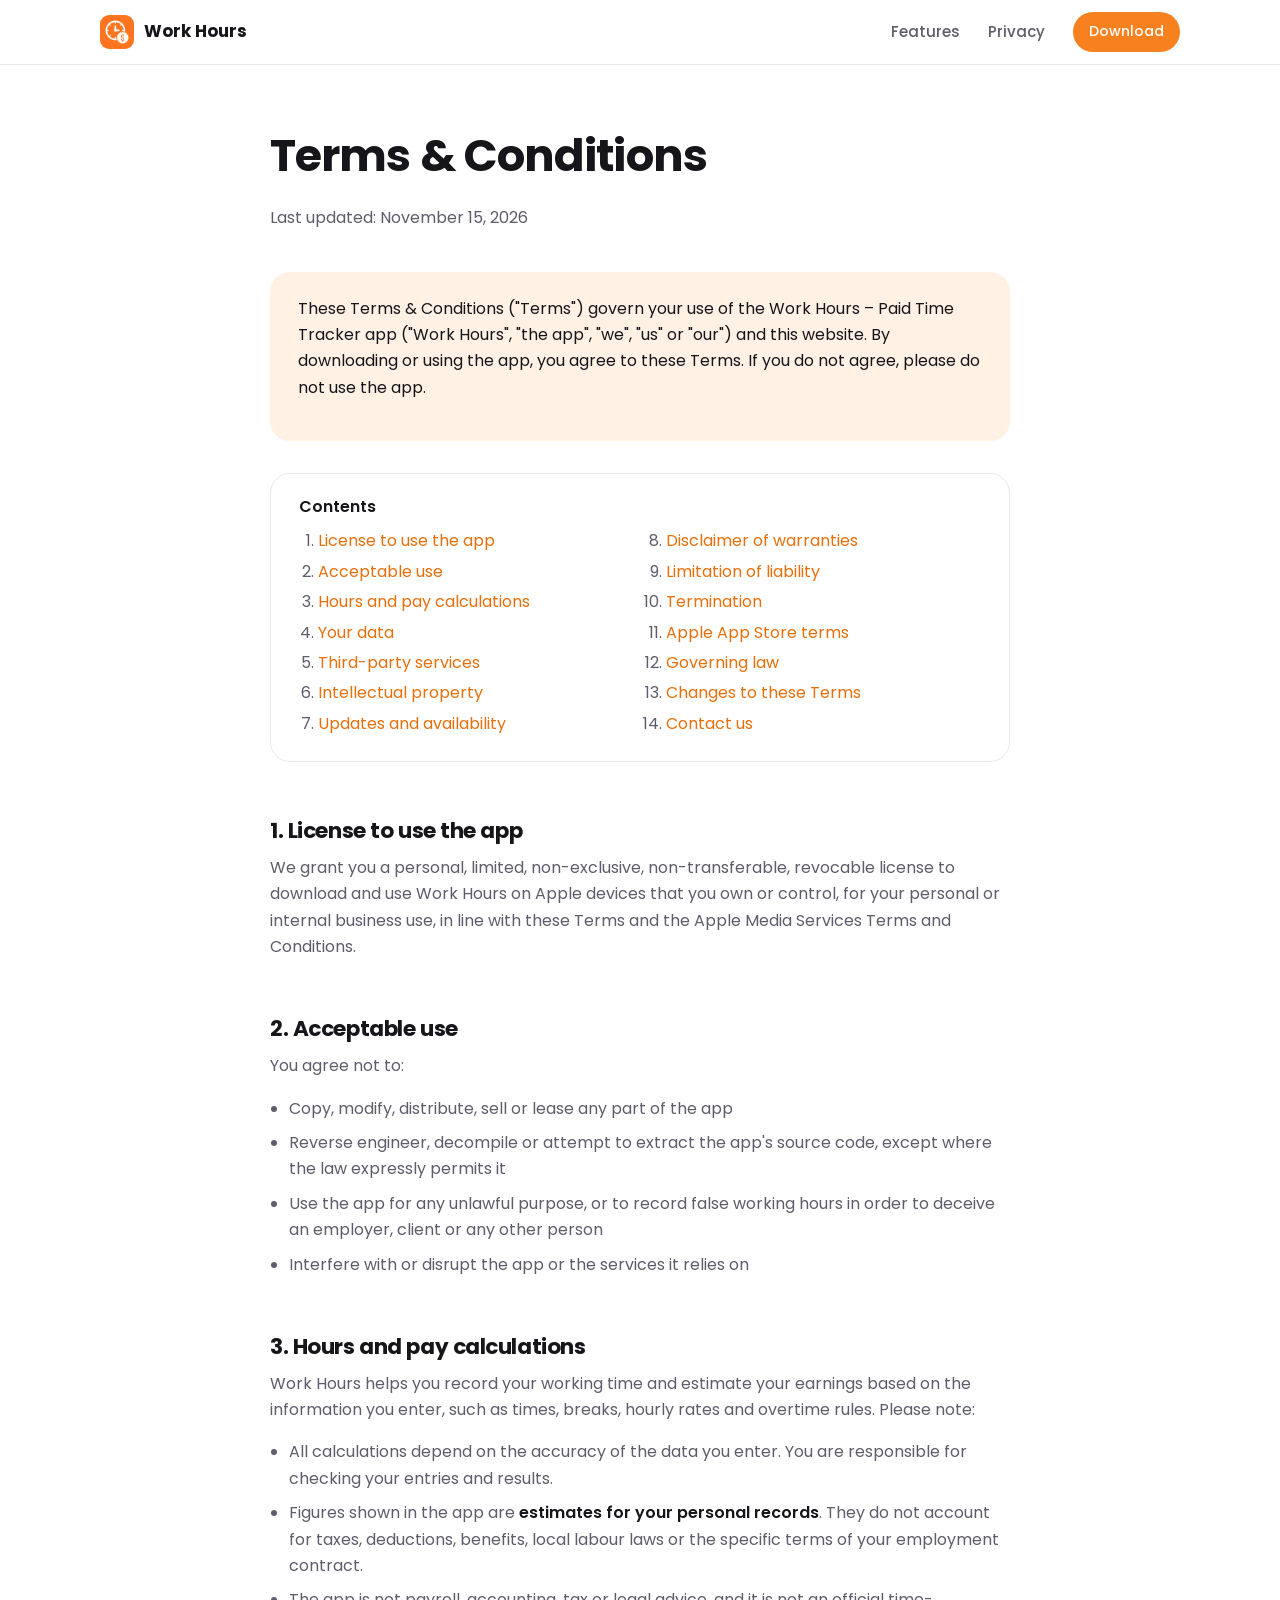
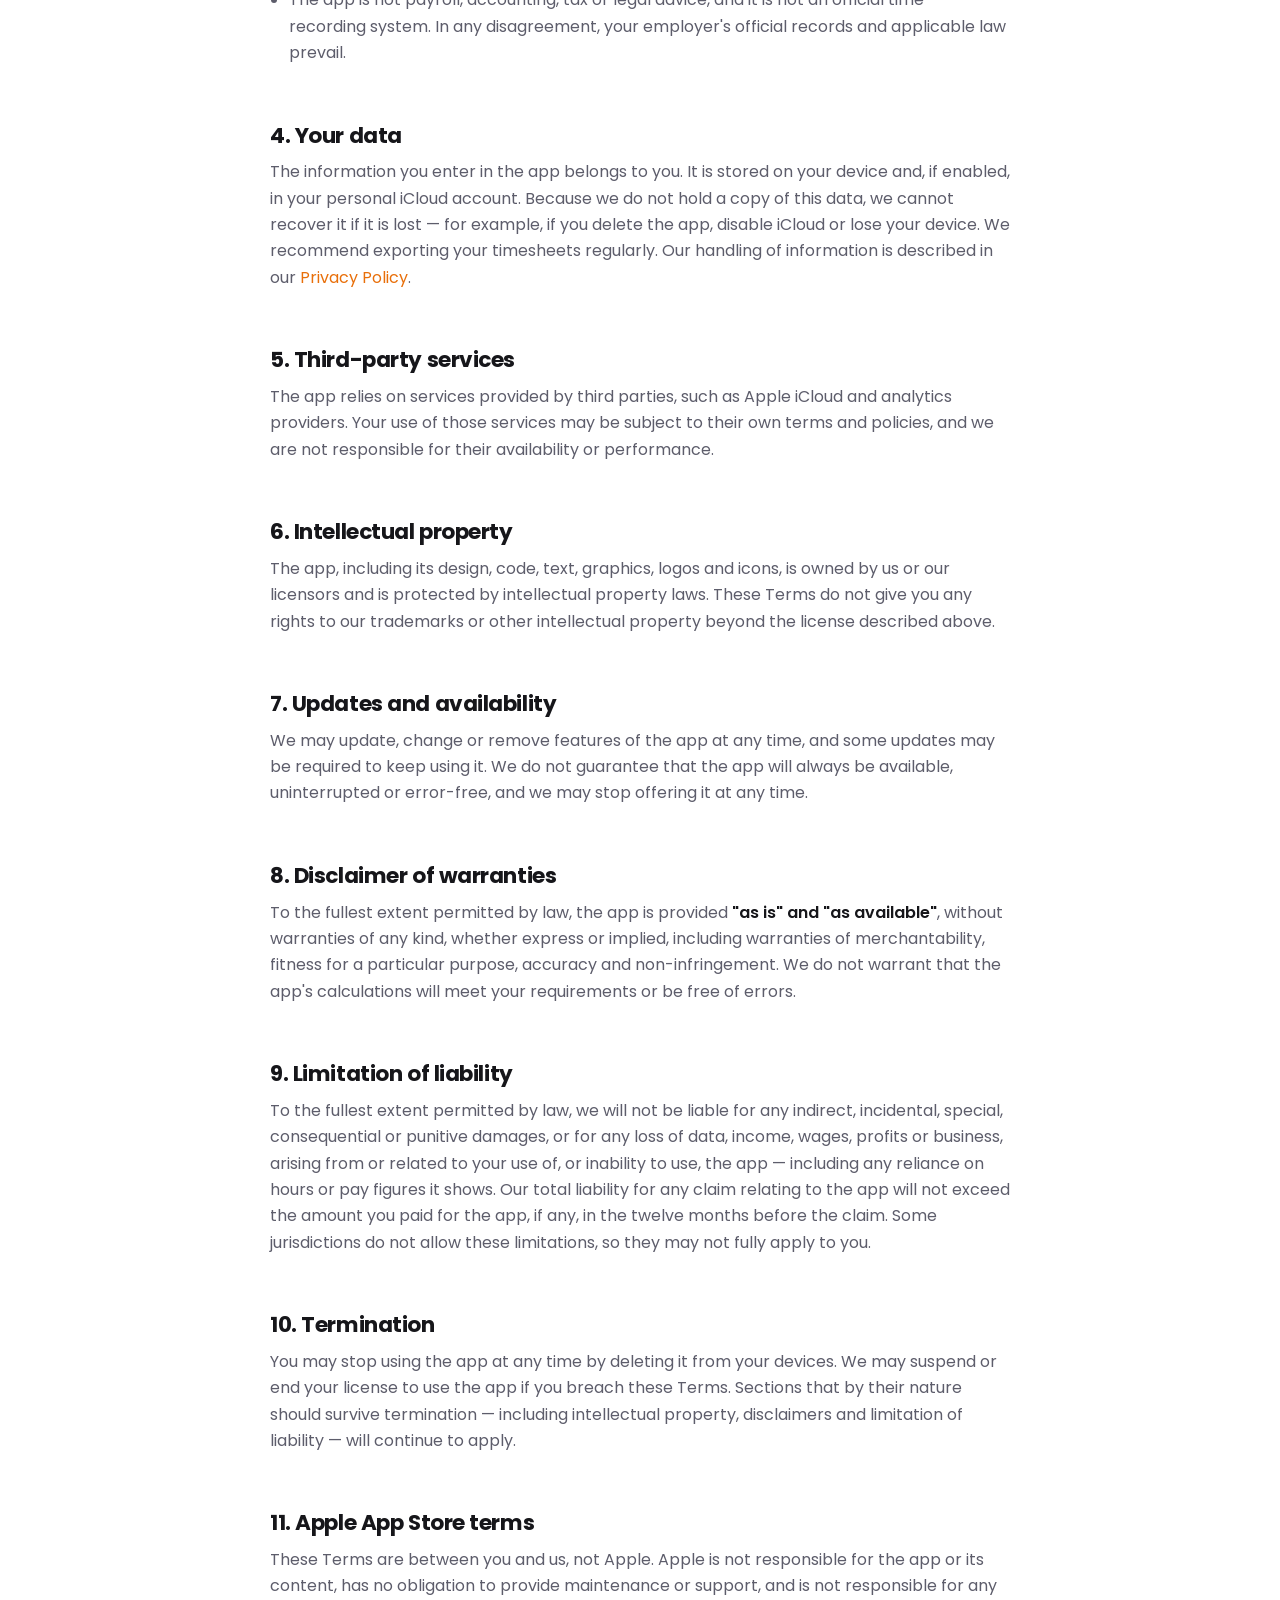
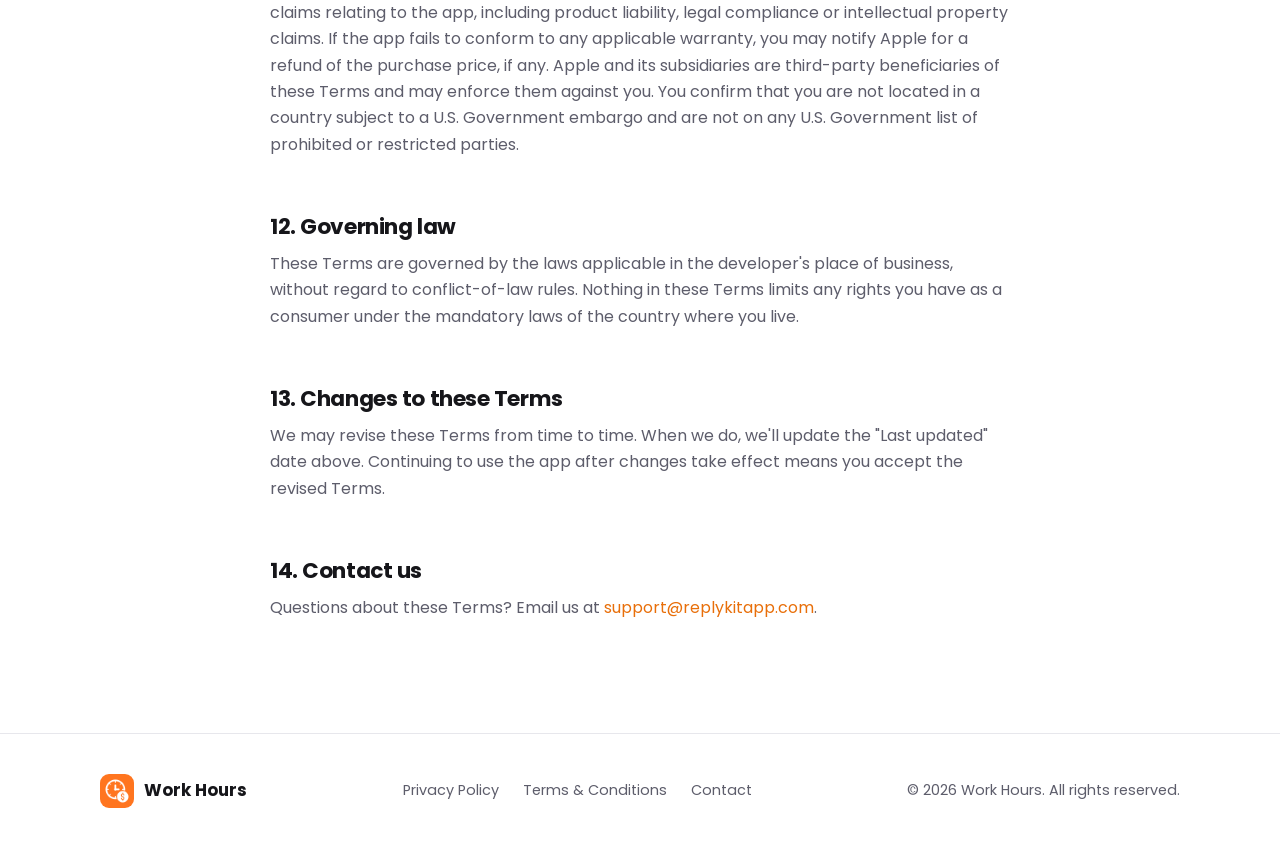
<file: terms.html>
<!doctype html>
<html lang="en">
<head>
  <meta charset="utf-8">
  <meta name="viewport" content="width=device-width, initial-scale=1">
  <title>Terms &amp; Conditions – Work Hours</title>
  <meta name="description" content="The terms and conditions for using the Work Hours app.">
  <meta name="theme-color" content="#f7811f">
  <link rel="icon" type="image/png" href="assets/favicon.png">
  <link rel="apple-touch-icon" href="assets/apple-touch-icon.png">
  <link rel="preconnect" href="https://fonts.googleapis.com">
  <link rel="preconnect" href="https://fonts.gstatic.com" crossorigin>
  <link href="https://fonts.googleapis.com/css2?family=Poppins:wght@400;500;600;700&display=swap" rel="stylesheet">
  <link rel="stylesheet" href="style.css">
</head>
<body>

<header class="site-header">
  <div class="container nav">
    <a class="brand" href="index.html"><img src="assets/icon.png" alt="">Work Hours</a>
    <nav class="nav-links">
      <a href="index.html#features">Features</a>
      <a href="privacy.html">Privacy</a>
      <a class="btn btn-sm" href="https://apps.apple.com/app/id6833078923">Download</a>
    </nav>
  </div>
</header>

<main class="legal">
  <div class="container">
    <h1>Terms &amp; Conditions</h1>
    <p class="updated">Last updated: November 15, 2026</p>

    <div class="summary">
      <p>These Terms &amp; Conditions ("Terms") govern your use of the Work Hours – Paid Time Tracker app ("Work Hours", "the app", "we", "us" or "our") and this website. By downloading or using the app, you agree to these Terms. If you do not agree, please do not use the app.</p>
    </div>

    <nav class="toc">
      <strong>Contents</strong>
      <ol>
        <li><a href="#license">License to use the app</a></li>
        <li><a href="#use">Acceptable use</a></li>
        <li><a href="#calculations">Hours and pay calculations</a></li>
        <li><a href="#data">Your data</a></li>
        <li><a href="#third-party">Third-party services</a></li>
        <li><a href="#ip">Intellectual property</a></li>
        <li><a href="#updates">Updates and availability</a></li>
        <li><a href="#warranty">Disclaimer of warranties</a></li>
        <li><a href="#liability">Limitation of liability</a></li>
        <li><a href="#termination">Termination</a></li>
        <li><a href="#apple">Apple App Store terms</a></li>
        <li><a href="#law">Governing law</a></li>
        <li><a href="#changes">Changes to these Terms</a></li>
        <li><a href="#contact">Contact us</a></li>
      </ol>
    </nav>

    <h2 id="license">1. License to use the app</h2>
    <p>We grant you a personal, limited, non-exclusive, non-transferable, revocable license to download and use Work Hours on Apple devices that you own or control, for your personal or internal business use, in line with these Terms and the Apple Media Services Terms and Conditions.</p>

    <h2 id="use">2. Acceptable use</h2>
    <p>You agree not to:</p>
    <ul>
      <li>Copy, modify, distribute, sell or lease any part of the app</li>
      <li>Reverse engineer, decompile or attempt to extract the app's source code, except where the law expressly permits it</li>
      <li>Use the app for any unlawful purpose, or to record false working hours in order to deceive an employer, client or any other person</li>
      <li>Interfere with or disrupt the app or the services it relies on</li>
    </ul>

    <h2 id="calculations">3. Hours and pay calculations</h2>
    <p>Work Hours helps you record your working time and estimate your earnings based on the information you enter, such as times, breaks, hourly rates and overtime rules. Please note:</p>
    <ul>
      <li>All calculations depend on the accuracy of the data you enter. You are responsible for checking your entries and results.</li>
      <li>Figures shown in the app are <strong>estimates for your personal records</strong>. They do not account for taxes, deductions, benefits, local labour laws or the specific terms of your employment contract.</li>
      <li>The app is not payroll, accounting, tax or legal advice, and it is not an official time-recording system. In any disagreement, your employer's official records and applicable law prevail.</li>
    </ul>

    <h2 id="data">4. Your data</h2>
    <p>The information you enter in the app belongs to you. It is stored on your device and, if enabled, in your personal iCloud account. Because we do not hold a copy of this data, we cannot recover it if it is lost — for example, if you delete the app, disable iCloud or lose your device. We recommend exporting your timesheets regularly. Our handling of information is described in our <a href="privacy.html">Privacy Policy</a>.</p>

    <h2 id="third-party">5. Third-party services</h2>
    <p>The app relies on services provided by third parties, such as Apple iCloud and analytics providers. Your use of those services may be subject to their own terms and policies, and we are not responsible for their availability or performance.</p>

    <h2 id="ip">6. Intellectual property</h2>
    <p>The app, including its design, code, text, graphics, logos and icons, is owned by us or our licensors and is protected by intellectual property laws. These Terms do not give you any rights to our trademarks or other intellectual property beyond the license described above.</p>

    <h2 id="updates">7. Updates and availability</h2>
    <p>We may update, change or remove features of the app at any time, and some updates may be required to keep using it. We do not guarantee that the app will always be available, uninterrupted or error-free, and we may stop offering it at any time.</p>

    <h2 id="warranty">8. Disclaimer of warranties</h2>
    <p>To the fullest extent permitted by law, the app is provided <strong>"as is" and "as available"</strong>, without warranties of any kind, whether express or implied, including warranties of merchantability, fitness for a particular purpose, accuracy and non-infringement. We do not warrant that the app's calculations will meet your requirements or be free of errors.</p>

    <h2 id="liability">9. Limitation of liability</h2>
    <p>To the fullest extent permitted by law, we will not be liable for any indirect, incidental, special, consequential or punitive damages, or for any loss of data, income, wages, profits or business, arising from or related to your use of, or inability to use, the app — including any reliance on hours or pay figures it shows. Our total liability for any claim relating to the app will not exceed the amount you paid for the app, if any, in the twelve months before the claim. Some jurisdictions do not allow these limitations, so they may not fully apply to you.</p>

    <h2 id="termination">10. Termination</h2>
    <p>You may stop using the app at any time by deleting it from your devices. We may suspend or end your license to use the app if you breach these Terms. Sections that by their nature should survive termination — including intellectual property, disclaimers and limitation of liability — will continue to apply.</p>

    <h2 id="apple">11. Apple App Store terms</h2>
    <p>These Terms are between you and us, not Apple. Apple is not responsible for the app or its content, has no obligation to provide maintenance or support, and is not responsible for any claims relating to the app, including product liability, legal compliance or intellectual property claims. If the app fails to conform to any applicable warranty, you may notify Apple for a refund of the purchase price, if any. Apple and its subsidiaries are third-party beneficiaries of these Terms and may enforce them against you. You confirm that you are not located in a country subject to a U.S. Government embargo and are not on any U.S. Government list of prohibited or restricted parties.</p>

    <h2 id="law">12. Governing law</h2>
    <p>These Terms are governed by the laws applicable in the developer's place of business, without regard to conflict-of-law rules. Nothing in these Terms limits any rights you have as a consumer under the mandatory laws of the country where you live.</p>

    <h2 id="changes">13. Changes to these Terms</h2>
    <p>We may revise these Terms from time to time. When we do, we'll update the "Last updated" date above. Continuing to use the app after changes take effect means you accept the revised Terms.</p>

    <h2 id="contact">14. Contact us</h2>
    <p>Questions about these Terms? Email us at <a href="mailto:support@replykitapp.com?subject=Work%20Hours%20terms">support@replykitapp.com</a>.</p>
  </div>
</main>

<footer class="site-footer">
  <div class="container footer-grid">
    <a class="brand" href="index.html"><img src="assets/icon.png" alt="">Work Hours</a>
    <nav class="footer-links">
      <a href="privacy.html">Privacy Policy</a>
      <a href="terms.html">Terms &amp; Conditions</a>
      <a href="mailto:support@replykitapp.com?subject=Work%20Hours%20support">Contact</a>
    </nav>
    <div>© <span class="year">2026</span> Work Hours. All rights reserved.</div>
  </div>
</footer>
<script>document.querySelectorAll('.year').forEach(function (el) { el.textContent = new Date().getFullYear(); });</script>
</body>
</html>
</file>
<file: style.css>
/* Work Hours — website styles */
:root {
  --brand: #f7811f;
  --brand-strong: #e86f0a;
  --brand-soft: #fff1e4;
  --bg: #ffffff;
  --bg-alt: #f7f7f9;
  --surface: #ffffff;
  --text: #16161a;
  --muted: #5d5d6b;
  --line: #e7e7ec;
  --green: #22a45d;
  --red: #e5484d;
  --shadow: 0 1px 2px rgba(16, 16, 24, .04), 0 12px 32px -12px rgba(16, 16, 24, .14);
  --radius: 20px;
  --max: 1120px;
  color-scheme: light;
}

@media (prefers-color-scheme: dark) {
  :root {
    --brand-soft: #2a1c10;
    --bg: #0c0c0e;
    --bg-alt: #141417;
    --surface: #1a1a1e;
    --text: #f4f4f6;
    --muted: #a3a3b0;
    --line: #2a2a30;
    --shadow: 0 1px 2px rgba(0, 0, 0, .3), 0 12px 32px -12px rgba(0, 0, 0, .6);
    color-scheme: dark;
  }
}

*, *::before, *::after { box-sizing: border-box; }

html { scroll-behavior: smooth; -webkit-text-size-adjust: 100%; }

body {
  margin: 0;
  font-family: "Poppins", system-ui, -apple-system, "Segoe UI", sans-serif;
  font-size: 16px;
  line-height: 1.65;
  color: var(--text);
  background: var(--bg);
  -webkit-font-smoothing: antialiased;
}

img { max-width: 100%; display: block; }
a { color: var(--brand-strong); text-decoration: none; }
a:hover { text-decoration: underline; }
@media (prefers-color-scheme: dark) { a { color: var(--brand); } }

h1, h2, h3 { line-height: 1.2; margin: 0 0 .5em; letter-spacing: -.02em; }
h1 { font-size: clamp(2.2rem, 5vw, 3.6rem); font-weight: 700; }
h2 { font-size: clamp(1.7rem, 3.4vw, 2.4rem); font-weight: 700; }
h3 { font-size: 1.1rem; font-weight: 600; }
p { margin: 0 0 1em; }

.container { width: 100%; max-width: var(--max); margin: 0 auto; padding: 0 20px; }

/* Header */
.site-header {
  position: sticky; top: 0; z-index: 50;
  background: color-mix(in srgb, var(--bg) 85%, transparent);
  backdrop-filter: saturate(180%) blur(14px);
  -webkit-backdrop-filter: saturate(180%) blur(14px);
  border-bottom: 1px solid var(--line);
}
.nav { display: flex; align-items: center; justify-content: space-between; height: 64px; gap: 16px; }
.brand { display: flex; align-items: center; gap: 10px; font-weight: 700; color: var(--text); font-size: 1.05rem; }
.brand:hover { text-decoration: none; }
.brand img { width: 34px; height: 34px; border-radius: 9px; }
.nav-links { display: flex; align-items: center; gap: 28px; font-size: .94rem; }
.nav-links a { color: var(--muted); font-weight: 500; }
.nav-links a:hover { color: var(--text); text-decoration: none; }
.nav-links .btn { color: #fff; }
@media (max-width: 760px) { .nav-links a:not(.btn) { display: none; } }

/* Buttons */
.btn {
  display: inline-flex; align-items: center; justify-content: center; gap: 10px;
  padding: 12px 22px; border-radius: 999px; font-weight: 600; font-size: .95rem;
  background: var(--brand); color: #fff; border: 0; cursor: pointer;
  transition: transform .15s ease, background .15s ease;
}
.btn:hover { background: var(--brand-strong); text-decoration: none; transform: translateY(-1px); }
.btn-sm { padding: 8px 16px; font-size: .88rem; }
.btn-ghost { background: transparent; color: var(--text); border: 1px solid var(--line); }
.btn-ghost:hover { background: var(--bg-alt); }

.appstore {
  display: inline-flex; align-items: center; gap: 12px;
  background: #000; color: #fff; padding: 10px 22px 10px 18px; border-radius: 14px;
  transition: transform .15s ease;
}
.appstore:hover { text-decoration: none; transform: translateY(-1px); }
.appstore svg { width: 28px; height: 28px; fill: #fff; }
.appstore small { display: block; font-size: .68rem; line-height: 1.1; opacity: .85; }
.appstore strong { display: block; font-size: 1.2rem; line-height: 1.15; font-weight: 600; }
@media (prefers-color-scheme: dark) { .appstore { background: #fff; color: #000; } .appstore svg { fill: #000; } }

/* Hero */
.hero { padding: 72px 0 88px; overflow: hidden; }
.hero-grid { display: grid; grid-template-columns: 1.1fr .9fr; gap: 56px; align-items: center; }
.eyebrow {
  display: inline-flex; align-items: center; gap: 8px; font-size: .82rem; font-weight: 600;
  color: var(--brand-strong); background: var(--brand-soft); padding: 6px 14px; border-radius: 999px; margin-bottom: 20px;
}
@media (prefers-color-scheme: dark) { .eyebrow { color: var(--brand); } }
.hero h1 span { color: var(--brand); }
.lead { font-size: 1.15rem; color: var(--muted); max-width: 34em; margin-bottom: 32px; }
.hero-cta { display: flex; flex-wrap: wrap; align-items: center; gap: 16px; }
.hero-note { margin-top: 22px; font-size: .88rem; color: var(--muted); display: flex; flex-wrap: wrap; gap: 6px 20px; }
.hero-note span::before { content: "✓ "; color: var(--green); font-weight: 700; }

@media (max-width: 900px) {
  .hero { padding: 48px 0 64px; }
  .hero-grid { grid-template-columns: 1fr; gap: 48px; }
}

/* Phone mockup */
.phone-wrap { position: relative; display: flex; justify-content: center; }
.phone-wrap::before {
  content: ""; position: absolute; width: 420px; height: 420px; border-radius: 50%;
  background: radial-gradient(circle, color-mix(in srgb, var(--brand) 35%, transparent), transparent 70%);
  top: 50%; left: 50%; transform: translate(-50%, -50%); filter: blur(10px);
}
.phone {
  position: relative; width: 300px; max-width: 100%; border-radius: 46px; padding: 12px;
  background: #111; box-shadow: 0 30px 60px -20px rgba(0,0,0,.45), inset 0 0 0 2px #2c2c30;
}
.screen { border-radius: 36px; overflow: hidden; background: #f2f2f7; color: #111; font-size: 13px; line-height: 1.4; }
@media (prefers-color-scheme: dark) { .screen { background: #000; color: #f4f4f6; } }
.notch { height: 34px; display: flex; justify-content: center; align-items: center; }
.notch::after { content: ""; width: 96px; height: 26px; background: #111; border-radius: 20px; }
.screen-body { padding: 4px 16px 20px; }
.screen-title { font-weight: 700; font-size: 24px; margin: 4px 2px 12px; letter-spacing: -.02em; }
.card { background: #fff; border-radius: 16px; padding: 14px; margin-bottom: 12px; }
@media (prefers-color-scheme: dark) { .card { background: #1c1c1e; } }
.status { display: flex; align-items: center; gap: 6px; font-size: 11px; font-weight: 600; color: var(--green); }
.status::before { content: ""; width: 7px; height: 7px; border-radius: 50%; background: currentColor; animation: pulse 1.6s infinite; }
@keyframes pulse { 50% { opacity: .3; } }
.timer { font-size: 36px; font-weight: 700; letter-spacing: -.02em; font-variant-numeric: tabular-nums; margin: 4px 0 2px; }
.pay { color: var(--brand); font-weight: 600; font-variant-numeric: tabular-nums; }
.mock-btns { display: grid; grid-template-columns: 1fr 1fr; gap: 8px; margin-top: 12px; }
.mock-btns span { text-align: center; padding: 9px; border-radius: 12px; font-weight: 600; font-size: 12px; }
.mock-btns .out { background: var(--red); color: #fff; }
.mock-btns .brk { background: color-mix(in srgb, var(--brand) 16%, transparent); color: var(--brand-strong); }
.row { display: flex; justify-content: space-between; align-items: center; padding: 9px 0; border-bottom: 1px solid rgba(127,127,127,.15); }
.row:last-child { border-bottom: 0; }
.row b { font-weight: 600; }
.row .sub { font-size: 11px; color: #8e8e93; }
.row .amt { text-align: right; font-variant-numeric: tabular-nums; }
.ot { color: var(--brand); font-size: 10px; font-weight: 600; }

/* Sections */
section { padding: 88px 0; }
.section-alt { background: var(--bg-alt); }
.section-head { text-align: center; max-width: 640px; margin: 0 auto 56px; }
.section-head p { color: var(--muted); font-size: 1.05rem; }

.features { display: grid; grid-template-columns: repeat(3, 1fr); gap: 20px; }
@media (max-width: 900px) { .features { grid-template-columns: repeat(2, 1fr); } }
@media (max-width: 600px) { .features { grid-template-columns: 1fr; } section { padding: 64px 0; } }
.feature {
  background: var(--surface); border: 1px solid var(--line); border-radius: var(--radius);
  padding: 28px; transition: transform .2s ease, box-shadow .2s ease;
}
.feature:hover { transform: translateY(-3px); box-shadow: var(--shadow); }
.feature p { color: var(--muted); font-size: .95rem; margin: 0; }
.icon {
  width: 46px; height: 46px; border-radius: 13px; display: grid; place-items: center;
  background: var(--brand-soft); color: var(--brand); margin-bottom: 18px;
}
.icon svg { width: 24px; height: 24px; stroke: currentColor; fill: none; stroke-width: 2; stroke-linecap: round; stroke-linejoin: round; }

/* Steps */
.steps { display: grid; grid-template-columns: repeat(3, 1fr); gap: 32px; counter-reset: step; }
@media (max-width: 800px) { .steps { grid-template-columns: 1fr; } }
.step { position: relative; padding-top: 8px; }
.step::before {
  counter-increment: step; content: counter(step);
  display: grid; place-items: center; width: 40px; height: 40px; border-radius: 50%;
  background: var(--brand); color: #fff; font-weight: 700; margin-bottom: 16px;
}
.step p { color: var(--muted); margin: 0; }

/* Split */
.split { display: grid; grid-template-columns: 1fr 1fr; gap: 56px; align-items: center; }
@media (max-width: 860px) { .split { grid-template-columns: 1fr; gap: 36px; } }
.checklist { list-style: none; padding: 0; margin: 24px 0 0; display: grid; gap: 12px; }
.checklist li { display: flex; gap: 12px; color: var(--muted); }
.checklist li::before {
  content: "✓"; flex: none; width: 24px; height: 24px; border-radius: 50%; display: grid; place-items: center;
  background: var(--brand-soft); color: var(--brand); font-weight: 700; font-size: .8rem; margin-top: 2px;
}
.formats { display: grid; grid-template-columns: repeat(3, 1fr); gap: 16px; }
.format {
  background: var(--surface); border: 1px solid var(--line); border-radius: var(--radius);
  padding: 28px 16px; text-align: center; box-shadow: var(--shadow);
}
.format b { display: block; font-size: 1.5rem; color: var(--brand); }
.format span { font-size: .85rem; color: var(--muted); }

.langs { display: flex; flex-wrap: wrap; justify-content: center; gap: 10px; max-width: 860px; margin: 0 auto; }
.langs span {
  padding: 8px 16px; border-radius: 999px; background: var(--surface); border: 1px solid var(--line);
  font-size: .9rem; color: var(--muted);
}

/* FAQ */
.faq { max-width: 760px; margin: 0 auto; }
.faq details { border-bottom: 1px solid var(--line); padding: 20px 0; }
.faq summary {
  cursor: pointer; font-weight: 600; list-style: none; display: flex; justify-content: space-between; gap: 16px;
}
.faq summary::-webkit-details-marker { display: none; }
.faq summary::after { content: "+"; color: var(--brand); font-size: 1.4rem; line-height: 1; transition: transform .2s; }
.faq details[open] summary::after { transform: rotate(45deg); }
.faq details p { color: var(--muted); margin: 12px 0 0; }

/* CTA */
.cta {
  background: linear-gradient(135deg, var(--brand), #ff9a3d);
  color: #fff; border-radius: 28px; padding: 64px 32px; text-align: center;
}
.cta p { opacity: .92; font-size: 1.1rem; margin-bottom: 28px; }
.cta img { width: 80px; height: 80px; border-radius: 20px; margin: 0 auto 24px; box-shadow: 0 10px 30px rgba(0,0,0,.2); }
.cta .appstore { background: #000; color: #fff; }
.cta .appstore svg { fill: #fff; }

/* Footer */
.site-footer { border-top: 1px solid var(--line); padding: 40px 0; font-size: .9rem; color: var(--muted); }
.footer-grid { display: flex; flex-wrap: wrap; justify-content: space-between; align-items: center; gap: 20px; }
.footer-links { display: flex; flex-wrap: wrap; gap: 24px; }
.footer-links a { color: var(--muted); }
.footer-links a:hover { color: var(--text); }

/* Legal pages */
.legal { padding: 64px 0 96px; }
.legal .container { max-width: 780px; }
.legal h1 { font-size: clamp(2rem, 4vw, 2.8rem); }
.legal .updated { color: var(--muted); margin-bottom: 40px; }
.legal h2 { font-size: 1.35rem; margin-top: 48px; padding-top: 8px; }
.legal h3 { margin-top: 24px; }
.legal p, .legal li { color: var(--muted); }
.legal strong { color: var(--text); font-weight: 600; }
.legal ul { padding-left: 1.2em; margin: 0 0 1em; }
.legal li { margin-bottom: .5em; }
.legal .summary {
  background: var(--brand-soft); border-radius: var(--radius); padding: 24px 28px; margin-bottom: 8px;
}
.legal .summary p, .legal .summary li { color: var(--text); }
.legal .summary ul { margin: 0; }
.toc { border: 1px solid var(--line); border-radius: var(--radius); padding: 20px 28px; margin: 32px 0; }
.toc ol { margin: 8px 0 0; padding-left: 1.2em; columns: 2; column-gap: 32px; }
.toc li { margin-bottom: 4px; break-inside: avoid; }
@media (max-width: 600px) { .toc ol { columns: 1; } }
</file>
